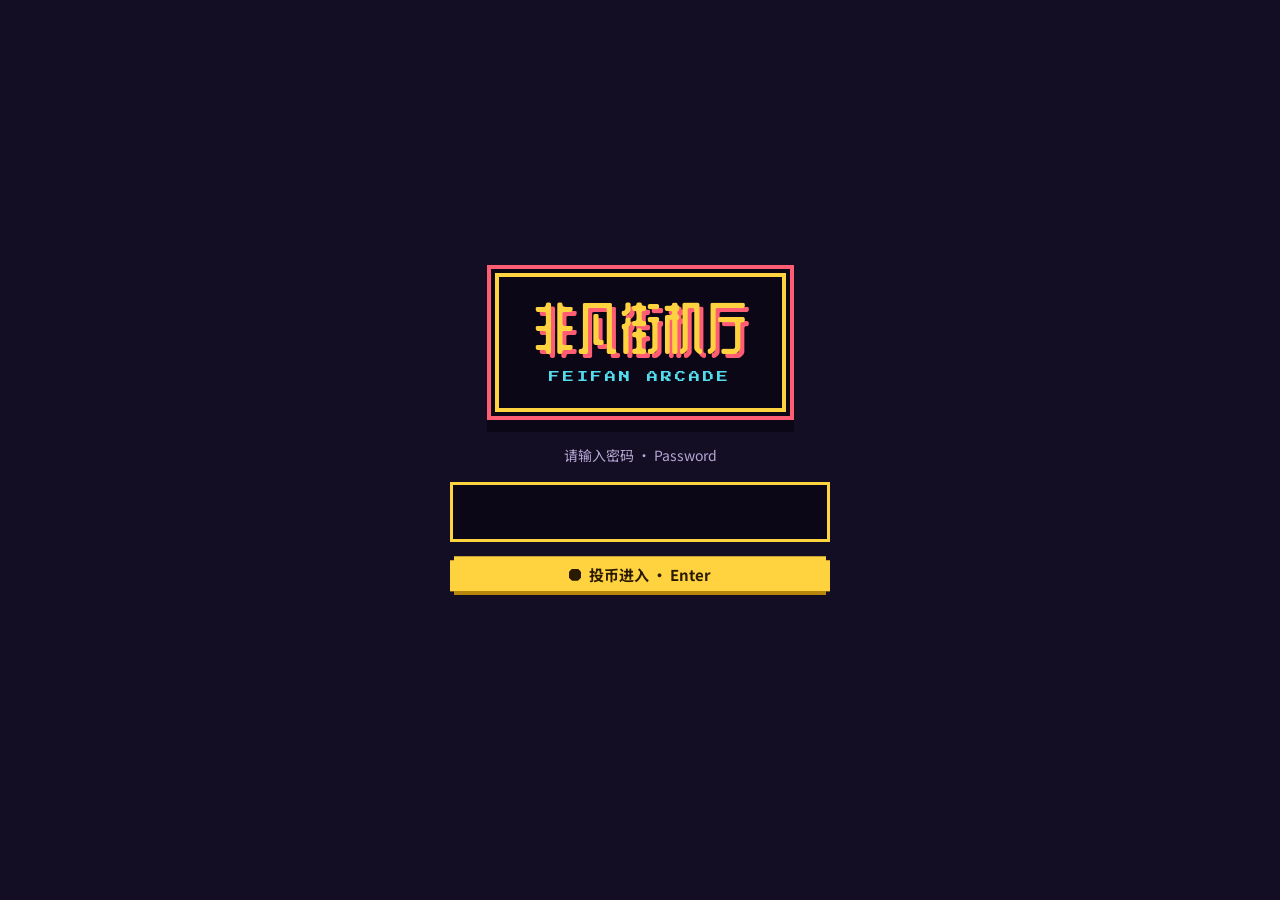
<file: index.html>
<!doctype html>
<html lang="zh-CN">
<head>
<meta charset="utf-8">
<meta name="viewport" content="width=device-width, initial-scale=1, viewport-fit=cover">
<title>非凡街机厅 · Feifan Arcade</title>
<meta name="description" content="Feifan 的游戏作品集">
<meta name="robots" content="noindex">
<meta name="theme-color" content="#140e24">
<link rel="icon" href="favicon.png">
<meta property="og:title" content="非凡街机厅 · Feifan Arcade">
<meta property="og:description" content="三款可以直接玩的像素游戏 · Three playable pixel-art games">
<meta property="og:image" content="og.png">
<link rel="preconnect" href="https://fonts.googleapis.com">
<link rel="preconnect" href="https://fonts.gstatic.com" crossorigin>
<link href="https://fonts.googleapis.com/css2?family=Press+Start+2P&family=Silkscreen&family=ZCOOL+QingKe+HuangYou&family=Noto+Sans+SC:wght@400;500;700&display=swap" rel="stylesheet">
<link rel="stylesheet" href="style.css">
</head>
<body class="gated">
<div class="gate" id="gate" hidden>
  <form class="gate-box" id="gate-form" autocomplete="off">
    <div class="marquee-sign">
      <h1 class="h-display">非凡街机厅</h1>
      <div class="sub">FEIFAN ARCADE</div>
    </div>
    <label class="gate-label" for="gate-pw">请输入密码 · Password</label>
    <input class="gate-input" id="gate-pw" type="password" autocomplete="current-password" required>
    <button class="btn" type="submit"><span class="coin-ico"></span>投币进入 · Enter</button>
    <p class="gate-err" id="gate-err" role="alert"></p>
  </form>
</div>
<header class="topbar">
  <a class="brand" href="#/" aria-label="Home">
    <span class="brand-coin" aria-hidden="true"></span>
    <span class="brand-zh" data-i18n="brand"></span>
    <span class="brand-en">FEIFAN ARCADE</span>
  </a>
  <nav class="topnav">
    <a href="#/" data-i18n="nav.games"></a>
    <button class="lang" id="lang" type="button" aria-label="Switch language"><span data-l="zh">中</span><span data-l="en">EN</span></button>
  </nav>
</header>

<main id="app"></main>

<footer class="foot">
  <span>© 2026 Feifan</span>
  <span class="foot-sep">·</span>
  <span data-i18n="foot"></span>
</footer>

<div class="modal" id="player" hidden>
  <div class="modal-back" data-close></div>
  <div class="player-wrap">
    <div class="player-bar">
      <span class="player-title" id="player-title"></span>
      <a class="player-ext" id="player-ext" target="_blank" rel="noopener" data-i18n="player.newtab"></a>
      <button class="player-x" type="button" data-close aria-label="Close">✕</button>
    </div>
    <div class="phone"><iframe id="player-frame" title="Game" allow="autoplay; fullscreen"></iframe></div>
    <p class="player-hint" data-i18n="player.hint"></p>
  </div>
</div>

<div class="modal" id="lightbox" hidden>
  <div class="modal-back" data-close></div>
  <figure class="lb-fig">
    <img id="lb-img" alt="">
    <figcaption id="lb-cap"></figcaption>
  </figure>
  <button class="lb-nav lb-prev" type="button" aria-label="Previous">◀</button>
  <button class="lb-nav lb-next" type="button" aria-label="Next">▶</button>
  <button class="player-x lb-x" type="button" data-close aria-label="Close">✕</button>
</div>

<script src="locked.js"></script>
<script src="gate.js"></script>
</body>
</html>
</file>
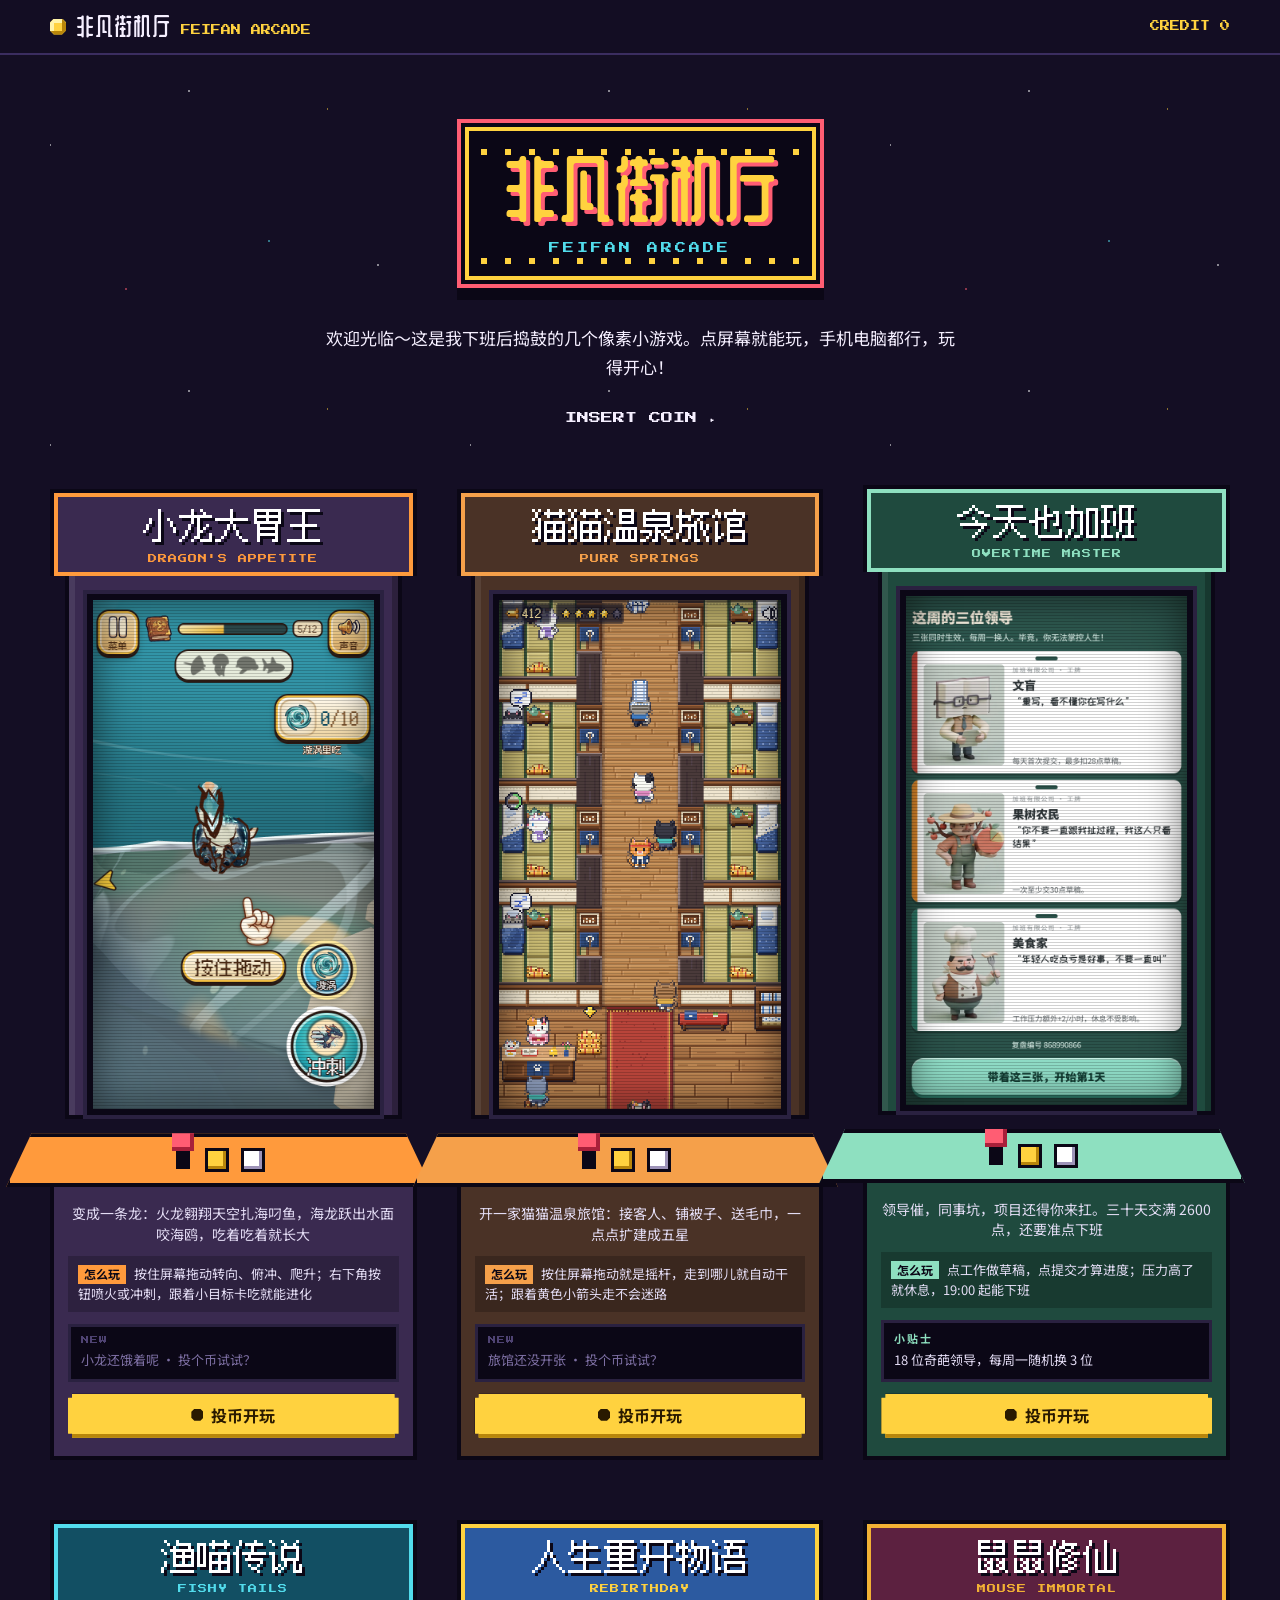
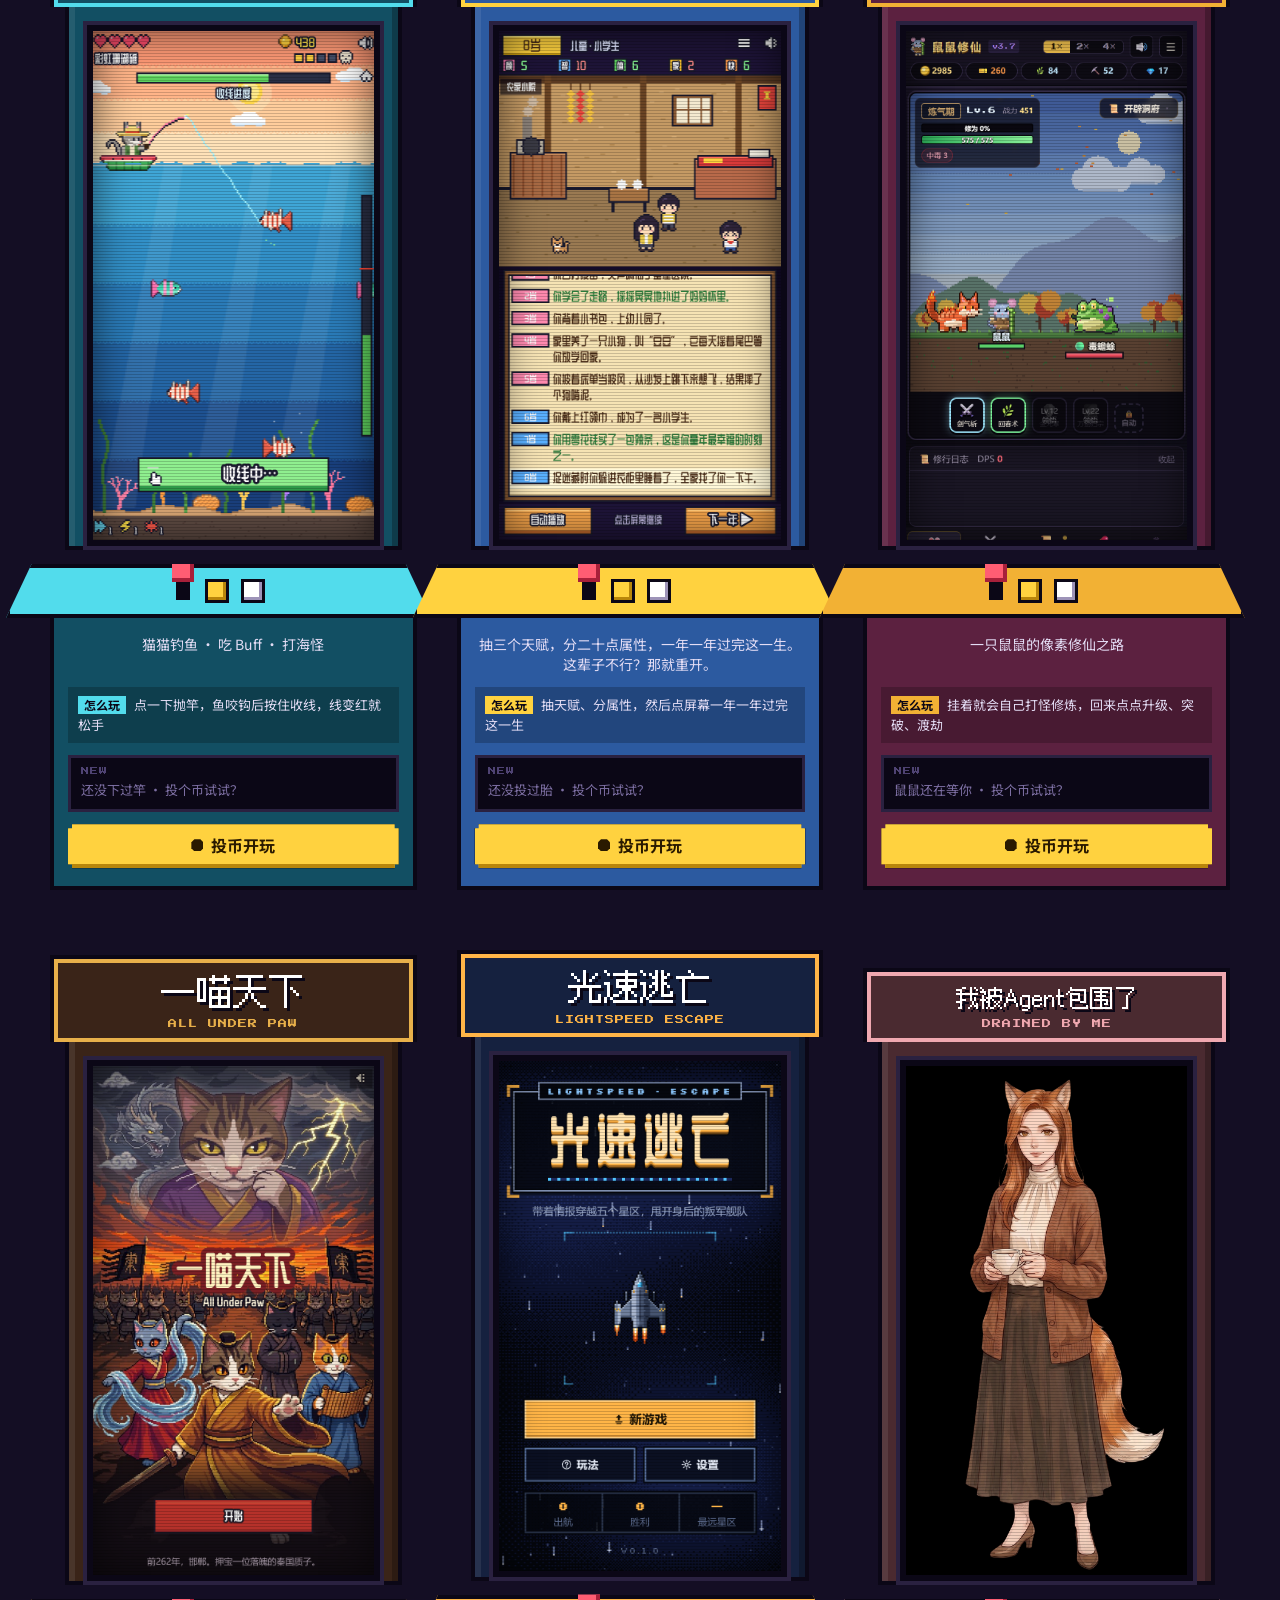
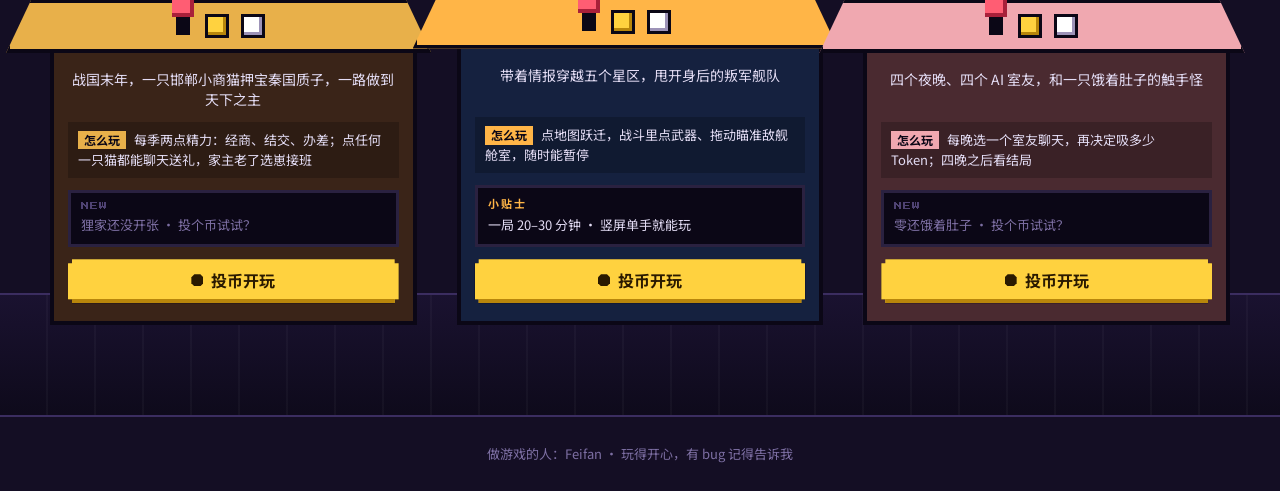
<file: play/index.html>
<!doctype html>
<html lang="zh-CN">
<head>
<meta charset="utf-8">
<meta name="viewport" content="width=device-width, initial-scale=1, viewport-fit=cover">
<title>非凡街机厅 · 来玩！</title>
<meta name="description" content="Feifan 下班后捣鼓的几个像素小游戏，点开就能玩。">
<meta name="theme-color" content="#140e24">
<meta name="robots" content="noindex">
<link rel="icon" href="../favicon.png">
<meta property="og:title" content="非凡街机厅 · 来玩！">
<meta property="og:description" content="下班后捣鼓的几个像素小游戏，点开就能玩～">
<meta property="og:image" content="../og.png">
<link rel="preconnect" href="https://fonts.googleapis.com">
<link rel="preconnect" href="https://fonts.gstatic.com" crossorigin>
<link href="https://fonts.googleapis.com/css2?family=Press+Start+2P&family=Silkscreen&family=ZCOOL+QingKe+HuangYou&family=Noto+Sans+SC:wght@400;500;700&display=swap" rel="stylesheet">
<link rel="stylesheet" href="../style.css">
<link rel="stylesheet" href="play.css">
</head>
<body class="friends">
<header class="topbar">
  <span class="brand">
    <span class="brand-coin" aria-hidden="true"></span>
    <span class="brand-zh">非凡街机厅</span>
    <span class="brand-en">FEIFAN ARCADE</span>
  </span>
  <span class="coins" id="coins" aria-live="polite"></span>
</header>

<main>
  <section class="hero">
    <div class="wrap">
      <div class="marquee-sign">
        <div class="bulbs"></div>
        <h1 class="h-display">非凡街机厅</h1>
        <div class="sub">FEIFAN ARCADE</div>
        <div class="bulbs"></div>
      </div>
      <p class="hero-intro" id="greet"></p>
      <div class="insert">INSERT COIN ▸</div>
    </div>
  </section>
  <section class="floor"><div class="wrap"><div class="cabinets" id="cabinets"></div></div></section>
</main>

<footer class="foot">做游戏的人：Feifan · 玩得开心，有 bug 记得告诉我</footer>

<div class="modal" id="player" hidden>
  <div class="modal-back" data-close></div>
  <div class="player-wrap">
    <div class="player-bar">
      <span class="player-title" id="player-title"></span>
      <a class="player-ext" id="player-ext" target="_blank" rel="noopener">新窗口打开 ↗</a>
      <button class="player-x" type="button" data-close aria-label="关闭">✕</button>
    </div>
    <div class="phone"><iframe id="player-frame" title="游戏" allow="autoplay; fullscreen"></iframe></div>
    <p class="player-hint">关掉窗口也没关系，存档会自动保存 · Esc 关闭</p>
  </div>
</div>

<script src="games.js"></script>
<script src="play.js"></script>
</body>
</html>
</file>
<file: style.css>
:root {
  --bg: #140e24;
  --bg-2: #1c1432;
  --bg-3: #261b42;
  --ink: #f5efff;
  --muted: #b3a6d3;
  --dim: #7d6fa3;
  --line: #3b2d60;
  --coin: #ffd23f;
  --coin-dk: #b8860b;
  --hot: #ff5d73;
  --cyan: #52dcec;
  --px: 4px;
  --zh-display: "ZCOOL QingKe HuangYou", "Noto Sans SC", sans-serif;
  --pixel: "Press Start 2P", "Silkscreen", monospace;
  --pixel-2: "Silkscreen", "Press Start 2P", monospace;
  --body: "Noto Sans SC", system-ui, -apple-system, "PingFang SC", "Microsoft YaHei", sans-serif;
  --wrap: 1180px;
  color-scheme: dark;
}

* { box-sizing: border-box; }
html { scroll-behavior: smooth; }
body {
  margin: 0;
  background: var(--bg);
  color: var(--ink);
  font-family: var(--body);
  font-size: 16px;
  line-height: 1.7;
  -webkit-font-smoothing: antialiased;
  min-height: 100vh;
  display: flex;
  flex-direction: column;
}
body.locked { overflow: hidden; }
img { max-width: 100%; display: block; }
a { color: inherit; }
button { font: inherit; color: inherit; cursor: pointer; }
.pixelated { image-rendering: pixelated; image-rendering: crisp-edges; }
[hidden] { display: none !important; }

/* language switching */
html[lang="zh-CN"] [data-l="en"]:not(.lang span),
html[lang="en"] [data-l="zh"]:not(.lang span) { display: none; }

/* ---------- top bar ---------- */
.topbar {
  position: sticky; top: 0; z-index: 20;
  display: flex; align-items: center; justify-content: space-between; gap: 16px;
  padding: 14px max(16px, calc((100vw - var(--wrap)) / 2));
  background: rgba(20, 14, 36, 0.92);
  backdrop-filter: blur(6px);
  border-bottom: 2px solid var(--line);
}
.brand { display: flex; align-items: baseline; gap: 10px; text-decoration: none; }
.brand-coin {
  width: 16px; height: 16px; align-self: center; flex: none;
  background: var(--coin);
  box-shadow: inset -4px -4px 0 var(--coin-dk), inset 4px 4px 0 #fff3a8;
  clip-path: polygon(25% 0, 75% 0, 100% 25%, 100% 75%, 75% 100%, 25% 100%, 0 75%, 0 25%);
}
.brand-zh { font-family: var(--zh-display); font-size: 24px; letter-spacing: 1px; line-height: 1; }
.brand-en { font-family: var(--pixel); font-size: 10px; color: var(--coin); }
html[lang="en"] .brand-zh { display: none; }
html[lang="en"] .brand-en { font-size: 13px; }
.topnav { display: flex; align-items: center; gap: 20px; }
.topnav a { text-decoration: none; color: var(--muted); font-size: 15px; }
.topnav a:hover, .topnav a.on { color: var(--ink); }
.lang {
  display: flex; padding: 0; border: 2px solid var(--line); background: var(--bg-2);
  font-family: var(--pixel-2); font-size: 13px;
}
.lang span { padding: 3px 9px; color: var(--dim); }
html[lang="zh-CN"] .lang [data-l="zh"],
html[lang="en"] .lang [data-l="en"] { background: var(--coin); color: #2a1a00; }

/* ---------- shared ---------- */
.wrap { width: min(var(--wrap), 100% - 32px); margin-inline: auto; }
.eyebrow { font-family: var(--pixel); font-size: 10px; letter-spacing: 1px; color: var(--coin); margin: 0 0 14px; text-transform: uppercase; }
.h-display { font-family: var(--zh-display); font-weight: 400; line-height: 1.15; margin: 0; }
html[lang="en"] .h-display { font-family: var(--pixel-2); letter-spacing: 0.5px; }
.btn {
  --b: var(--coin); --b-dk: var(--coin-dk); --t: #2a1a00;
  display: inline-flex; align-items: center; justify-content: center; gap: 8px;
  padding: 11px 18px 13px; border: 0; text-decoration: none; white-space: nowrap;
  background: var(--b); color: var(--t); font-weight: 700; font-size: 15px; line-height: 1;
  box-shadow: inset 0 -4px 0 var(--b-dk), 0 0 0 2px #0b0716;
  clip-path: polygon(0 4px, 4px 4px, 4px 0, calc(100% - 4px) 0, calc(100% - 4px) 4px, 100% 4px, 100% calc(100% - 4px), calc(100% - 4px) calc(100% - 4px), calc(100% - 4px) 100%, 4px 100%, 4px calc(100% - 4px), 0 calc(100% - 4px));
  transition: transform .08s;
}
.btn:hover { filter: brightness(1.08); }
.btn:active { transform: translateY(2px); box-shadow: inset 0 -2px 0 var(--b-dk), 0 0 0 2px #0b0716; }
.btn.ghost { --b: var(--bg-3); --b-dk: #150e27; --t: var(--ink); }
.btn .coin-ico { width: 12px; height: 12px; background: currentColor; clip-path: polygon(25% 0, 75% 0, 100% 25%, 100% 75%, 75% 100%, 25% 100%, 0 75%, 0 25%); }

/* ---------- hero ---------- */
.hero { position: relative; padding: 72px 0 40px; text-align: center; overflow: hidden; }
.hero::before {
  content: ""; position: absolute; inset: 0; z-index: -1; opacity: .5;
  background-image:
    radial-gradient(2px 2px at 12% 30%, #fff 50%, transparent 51%),
    radial-gradient(2px 2px at 78% 18%, #ffd23f 50%, transparent 51%),
    radial-gradient(2px 2px at 64% 62%, #52dcec 50%, transparent 51%),
    radial-gradient(2px 2px at 30% 78%, #ff5d73 50%, transparent 51%),
    radial-gradient(2px 2px at 90% 70%, #fff 50%, transparent 51%),
    radial-gradient(2px 2px at 45% 12%, #fff 50%, transparent 51%);
  background-size: 420px 300px;
}
.marquee-sign {
  display: inline-block; padding: 18px 34px 20px; margin-bottom: 24px;
  background: #0b0716; border: 4px solid var(--coin);
  box-shadow: 0 0 0 4px #0b0716, 0 0 0 8px var(--hot), 0 12px 0 8px #0b0716;
}
.marquee-sign .h-display { font-size: clamp(40px, 7vw, 72px); color: var(--coin); text-shadow: 4px 4px 0 var(--hot); }
html[lang="en"] .marquee-sign .h-display { font-size: clamp(28px, 5vw, 52px); }
.marquee-sign .sub { font-family: var(--pixel); font-size: 11px; color: var(--cyan); margin-top: 10px; letter-spacing: 3px; }
html[lang="en"] .marquee-sign .sub { display: none; }
.bulbs { display: flex; justify-content: space-between; margin: 0 -22px -8px; }
.bulbs i { width: 6px; height: 6px; background: var(--coin); animation: blink 1.2s steps(1) infinite; }
.bulbs i:nth-child(even) { animation-delay: .6s; }
@keyframes blink { 50% { background: #5a4410; } }
.hero-intro { max-width: 640px; margin: 20px auto 0; color: var(--muted); font-size: 17px; }
.hero-intro strong { color: var(--ink); font-weight: 500; }
.insert { margin-top: 26px; font-family: var(--pixel); font-size: 12px; color: var(--ink); animation: blink2 1s steps(1) infinite; }
@keyframes blink2 { 50% { opacity: 0; } }

/* ---------- cabinets ---------- */
.floor { padding: 36px 0 90px; position: relative; }
.floor::after {
  content: ""; position: absolute; left: 0; right: 0; bottom: 0; height: 120px; z-index: -1;
  background:
    repeating-linear-gradient(90deg, transparent 0 46px, rgba(255,255,255,.03) 46px 48px),
    linear-gradient(#1a1230, #0e0a1b);
  border-top: 2px solid var(--line);
}
.cabinets { display: grid; grid-template-columns: repeat(3, minmax(0, 1fr)); gap: 40px; align-items: end; }
.cab { --c1: #52dcec; --c2: #ff8a3d; --c3: #0f3a4a; display: flex; flex-direction: column; align-items: center; }
.cab-marquee {
  width: 100%; position: relative; z-index: 2;
  padding: 12px 10px 10px; text-align: center;
  background: var(--c3); border: 4px solid #0b0716; border-bottom: 0;
  box-shadow: inset 0 0 0 4px var(--c1);
}
.cab-marquee .t { font-family: var(--zh-display); font-size: 30px; line-height: 1.1; color: #fff; text-shadow: 3px 3px 0 #0b0716; display: block; }
.cab-marquee .e { font-family: var(--pixel); font-size: 9px; color: var(--c1); display: block; margin-top: 6px; letter-spacing: 1px; }
html[lang="en"] .cab-marquee .t { font-family: var(--pixel-2); font-size: 22px; }
html[lang="en"] .cab-marquee .e { display: none; }
.cab-body {
  width: 92%; background: var(--c3); padding: 18px 18px 0;
  border: 4px solid #0b0716; border-top: 0;
  box-shadow: inset 6px 0 0 rgba(255,255,255,.08), inset -6px 0 0 rgba(0,0,0,.25);
}
.cab-screen {
  position: relative; aspect-ratio: 9 / 16; overflow: hidden; background: #000;
  border: 6px solid #0b0716; outline: 4px solid #2a2140;
  cursor: pointer;
}
.cab-screen img {
  position: absolute; inset: 0; width: 100%; height: 100%; object-fit: cover; object-position: top;
  opacity: 0; transition: opacity .5s;
}
.cab-screen img.on { opacity: 1; }
.cab-screen::after {
  content: ""; position: absolute; inset: 0; pointer-events: none;
  background: repeating-linear-gradient(0deg, rgba(0,0,0,.18) 0 1px, transparent 1px 3px);
  box-shadow: inset 0 0 40px rgba(0,0,0,.6);
}
.cab-screen .play-overlay {
  position: absolute; inset: 0; z-index: 2; display: grid; place-items: center;
  background: rgba(10, 6, 20, .55); opacity: 0; transition: opacity .2s;
  font-family: var(--pixel); font-size: 12px; color: var(--coin); text-align: center; line-height: 2;
}
.cab-screen:hover .play-overlay, .cab-screen:focus-visible .play-overlay { opacity: 1; }
.cab-panel {
  width: 116%; margin-left: -8%; margin-top: 14px; height: 54px; position: relative;
  background: var(--c1); border: 4px solid #0b0716;
  clip-path: polygon(6% 0, 94% 0, 100% 100%, 0 100%);
  display: flex; align-items: center; justify-content: center; gap: 18px;
}
.cab-panel .stick { width: 14px; height: 26px; background: #0b0716; position: relative; top: -4px; }
.cab-panel .stick::before { content: ""; position: absolute; width: 22px; height: 22px; left: -4px; top: -14px; background: var(--hot); box-shadow: inset -4px -4px 0 #a8203a; }
.cab-panel .b { width: 18px; height: 18px; background: var(--coin); box-shadow: inset -3px -3px 0 var(--coin-dk), 0 0 0 3px #0b0716; }
.cab-panel .b + .b { background: #fff; box-shadow: inset -3px -3px 0 #9d93b8, 0 0 0 3px #0b0716; }
.cab-front {
  width: 100%; background: var(--c3); border: 4px solid #0b0716; border-top: 0;
  padding: 16px 14px 18px; display: flex; flex-direction: column; gap: 10px; align-items: stretch;
}
.cab-tag { text-align: center; font-size: 14px; color: #e4ddf5; min-height: 2.9em; line-height: 1.45; margin: 0; }
.cab-actions { display: flex; gap: 10px; }
.cab-actions .btn { flex: 1; font-size: 14px; padding-inline: 10px; }
.cab-slot { display: flex; justify-content: center; gap: 22px; padding-top: 6px; }
.cab-slot i { width: 30px; height: 36px; background: #0b0716; border: 3px solid #4a3d6b; position: relative; }
.cab-slot i::after { content: ""; position: absolute; left: 11px; top: 7px; width: 3px; height: 14px; background: var(--hot); }

/* ---------- about teaser / about ---------- */
.band { padding: 80px 0; border-top: 2px solid var(--line); }
.about-grid { display: grid; grid-template-columns: 300px 1fr; gap: 56px; align-items: start; }
.avatar {
  aspect-ratio: 1; background: var(--bg-3); border: 4px solid #0b0716; outline: 4px solid var(--line);
  display: grid; place-items: center; font-family: var(--zh-display); font-size: 110px; color: var(--coin);
  text-shadow: 6px 6px 0 var(--hot);
}
.about h2 { font-size: clamp(30px, 4vw, 44px); margin-bottom: 18px; }
.about p { color: var(--muted); margin: 0 0 14px; max-width: 680px; }
.about p strong { color: var(--ink); font-weight: 500; }
.skills { display: flex; flex-wrap: wrap; gap: 8px; margin: 22px 0 26px; padding: 0; list-style: none; }
.skills li { font-size: 14px; padding: 4px 12px; background: var(--bg-3); border: 2px solid var(--line); color: var(--ink); }
.contact { display: flex; flex-wrap: wrap; gap: 12px; }
.note-box { margin-top: 30px; padding: 16px 18px; border: 2px dashed var(--line); color: var(--muted); font-size: 14px; max-width: 680px; }
.note-box b { color: var(--ink); font-weight: 500; }

/* ---------- game detail ---------- */
.g-hero { position: relative; padding: 40px 0 36px; }
.back { display: inline-flex; gap: 8px; align-items: center; color: var(--muted); text-decoration: none; font-size: 14px; margin-bottom: 26px; }
.back:hover { color: var(--ink); }
.g-hero-grid { display: grid; grid-template-columns: minmax(0, 1.35fr) minmax(0, 1fr); gap: 48px; align-items: center; }
.g-cover { border: 4px solid #0b0716; outline: 4px solid var(--g1, var(--line)); background: #000; }
.g-cover img { width: 100%; }
.g-title { font-size: clamp(44px, 6vw, 72px); color: #fff; text-shadow: 4px 4px 0 var(--g2, var(--hot)); }
html[lang="en"] .g-title { font-size: clamp(30px, 4vw, 46px); }
.g-alt { font-family: var(--pixel); font-size: 11px; color: var(--g1, var(--cyan)); margin: 12px 0 0; }
html[lang="en"] .g-alt { display: none; }
.g-tagline { font-size: 19px; color: var(--ink); margin: 20px 0 8px; }
.g-genre { font-size: 14px; color: var(--dim); margin: 0 0 26px; }
.g-summary { color: var(--muted); margin: 0 0 26px; }
.g-cta { display: flex; gap: 12px; flex-wrap: wrap; }
.stats { display: grid; grid-template-columns: repeat(auto-fit, minmax(170px, 1fr)); gap: 2px; margin: 40px 0 0; background: var(--line); border: 2px solid var(--line); }
.stat { padding: 18px 20px; background: var(--bg); }
.stat b { display: block; font-family: var(--pixel); font-weight: 400; font-size: 22px; color: var(--g1, var(--coin)); line-height: 1.3; }
.stat span { font-size: 13px; color: var(--muted); }

.sec { padding: 64px 0 20px; }
.sec-head { display: flex; align-items: end; justify-content: space-between; gap: 20px; margin-bottom: 26px; }
.sec-head h2 { font-size: clamp(28px, 3.4vw, 38px); }
.sec-head p { margin: 0; color: var(--dim); font-size: 14px; max-width: 420px; text-align: right; }

.shots { display: flex; gap: 18px; overflow-x: auto; padding: 4px 4px 18px; scroll-snap-type: x mandatory; scrollbar-color: var(--line) transparent; }
.shots { --sh: 400px; }
.shot { flex: 0 0 auto; width: min(calc(var(--sh) * var(--ar, .5625)), 86vw); margin: 0; scroll-snap-align: start; cursor: zoom-in; }
.shot .frame { border: 4px solid #0b0716; outline: 3px solid var(--line); background: #000; }
.shot:hover .frame { outline-color: var(--g1, var(--coin)); }
.shot img { width: 100%; height: auto; }
.shot figcaption { font-size: 13px; color: var(--muted); margin-top: 10px; line-height: 1.5; }

.art-grid { display: grid; grid-template-columns: repeat(2, minmax(0, 1fr)); gap: 18px; }
.art-item { margin: 0; background: var(--bg-2); border: 2px solid var(--line); padding: 16px; cursor: zoom-in; display: flex; flex-direction: column; }
.art-item.wide { grid-column: 1 / -1; }
.art-item .frame { flex: 1; display: grid; place-items: center; background: #0e0a1b; padding: 12px; }
.art-item img { image-rendering: pixelated; width: auto; height: auto; max-width: 100%; max-height: 520px; }
.art-item figcaption { font-size: 13px; color: var(--muted); margin-top: 12px; }
.palette { display: flex; flex-wrap: wrap; margin-top: 22px; border: 2px solid #0b0716; }
.palette span { flex: 1 0 44px; height: 44px; position: relative; }
.palette span:hover::after { content: attr(title); position: absolute; bottom: 100%; left: 0; font-family: var(--pixel-2); font-size: 11px; background: #0b0716; padding: 2px 6px; white-space: nowrap; }

.two-col { display: grid; grid-template-columns: minmax(0, 1.6fr) minmax(0, 1fr); gap: 48px; align-items: start; }
.notes { display: grid; gap: 16px; }
.note { background: var(--bg-2); border: 2px solid var(--line); border-left: 6px solid var(--g1, var(--coin)); padding: 20px 22px; }
.note h3 { margin: 0 0 8px; font-size: 18px; font-weight: 700; }
.note p { margin: 0; color: var(--muted); font-size: 15px; }
.side-card { background: var(--bg-2); border: 2px solid var(--line); padding: 20px 22px; margin-bottom: 18px; }
.side-card h3 { font-family: var(--pixel); font-size: 10px; color: var(--coin); margin: 0 0 14px; font-weight: 400; }
.side-card p { margin: 0; color: var(--ink); font-size: 15px; }
.features { margin: 0; padding: 0; list-style: none; display: grid; gap: 8px; }
.features li { padding-left: 18px; position: relative; font-size: 15px; color: var(--muted); }
.features li::before { content: ""; position: absolute; left: 0; top: .7em; width: 8px; height: 8px; background: var(--g1, var(--coin)); }
.timeline { list-style: none; margin: 0; padding: 0; border-left: 2px solid var(--line); }
.timeline li { position: relative; padding: 0 0 14px 18px; font-size: 14px; color: var(--muted); }
.timeline li::before { content: ""; position: absolute; left: -6px; top: .55em; width: 10px; height: 10px; background: var(--g1, var(--coin)); }
.timeline time { display: block; font-family: var(--pixel-2); font-size: 12px; color: var(--dim); }

.next { margin-top: 70px; padding: 40px 0 80px; border-top: 2px solid var(--line); }
.next-grid { display: grid; grid-template-columns: repeat(2, minmax(0, 1fr)); gap: 18px; }
.next a { display: flex; gap: 16px; align-items: center; text-decoration: none; background: var(--bg-2); border: 2px solid var(--line); padding: 12px; }
.next a:hover { border-color: var(--coin); }
.next img { width: 132px; aspect-ratio: 16/9; object-fit: cover; border: 3px solid #0b0716; }
.next small { display: block; font-size: 12px; color: var(--dim); }
.next strong { font-family: var(--zh-display); font-size: 26px; font-weight: 400; }
html[lang="en"] .next strong { font-family: var(--pixel-2); font-size: 18px; }

/* ---------- modals ---------- */
.modal { position: fixed; inset: 0; z-index: 50; display: grid; place-items: center; }
.modal-back { position: absolute; inset: 0; background: rgba(8, 5, 16, .86); }
.player-wrap { position: relative; display: flex; flex-direction: column; align-items: center; gap: 12px; }
.player-bar { display: flex; align-items: center; gap: 14px; width: 100%; }
.player-title { font-family: var(--zh-display); font-size: 24px; flex: 1; }
html[lang="en"] .player-title { font-family: var(--pixel-2); font-size: 18px; }
.player-ext { font-size: 13px; color: var(--muted); }
.player-x { width: 36px; height: 36px; border: 2px solid var(--line); background: var(--bg-2); font-size: 16px; }
.player-x:hover { border-color: var(--coin); }
.phone {
  --h: min(86vh, 860px);
  height: var(--h); width: calc((var(--h) - 36px) * 0.5625 + 28px);
  padding: 14px 10px; background: #0b0716; border: 4px solid #3a2d5c; border-radius: 28px;
}
.phone iframe { width: 100%; height: 100%; border: 0; border-radius: 16px; background: #000; display: block; }
.player-hint { margin: 0; font-size: 12px; color: var(--dim); }
.lb-fig { position: relative; margin: 0; max-width: min(92vw, 1100px); max-height: 88vh; display: flex; flex-direction: column; align-items: center; }
.lb-fig img { max-height: 80vh; width: auto; border: 4px solid #0b0716; outline: 3px solid var(--line); image-rendering: pixelated; background: #0e0a1b; }
.lb-fig figcaption { margin-top: 12px; color: var(--muted); font-size: 14px; text-align: center; }
.lb-nav { position: absolute; top: 50%; transform: translateY(-50%); width: 44px; height: 60px; border: 2px solid var(--line); background: var(--bg-2); font-size: 16px; }
.lb-prev { left: 16px; } .lb-next { right: 16px; }
.lb-x { position: absolute; top: 16px; right: 16px; }

.foot { margin-top: auto; padding: 26px 16px; text-align: center; font-size: 13px; color: var(--dim); border-top: 2px solid var(--line); }
.foot-sep { margin: 0 8px; }

/* ---------- responsive ---------- */
@media (max-width: 980px) {
  .cabinets { grid-template-columns: none; grid-auto-flow: column; grid-auto-columns: min(300px, 78vw); overflow-x: auto; scroll-snap-type: x mandatory; padding: 10px 16px 20px; margin-inline: -16px; }
  .cab { scroll-snap-align: center; }
  .g-hero-grid, .two-col, .about-grid { grid-template-columns: minmax(0, 1fr); gap: 30px; }
  .about-grid .avatar { width: 180px; font-size: 70px; }
}
@media (max-width: 640px) {
  .topbar { padding-block: 10px; }
  .brand-en { display: none; }
  html[lang="en"] .brand-en { display: inline; }
  .topnav { gap: 14px; }
  .hero { padding-top: 44px; }
  .marquee-sign { padding: 14px 20px 16px; }
  .art-grid, .next-grid { grid-template-columns: minmax(0, 1fr); }
  .sec-head { flex-direction: column; align-items: start; }
  .sec-head p { text-align: left; }
  .shots { --sh: 58vh; }
  .lb-nav { display: none; }
}
@media (prefers-reduced-motion: reduce) {
  *, *::before, *::after { animation: none !important; transition: none !important; }
}

/* Press Start 2P has no CJK glyphs — Chinese labels fall back to the body face */
html[lang="zh-CN"] .side-card h3,
html[lang="zh-CN"] .eyebrow:not(.latin) { font-family: var(--body); font-size: 13px; font-weight: 700; letter-spacing: 2px; }

/* ---------- password gate ---------- */
body.gated > :not(.gate) { visibility: hidden; }
.gate { position: fixed; inset: 0; z-index: 100; display: grid; place-items: center; padding: 16px; background: var(--bg); }
.gate-box { display: flex; flex-direction: column; align-items: center; gap: 14px; width: min(380px, 100%); text-align: center; }
.gate-box .marquee-sign { margin-bottom: 18px; }
.gate-box .marquee-sign .h-display { font-size: clamp(36px, 9vw, 56px); color: var(--coin); text-shadow: 4px 4px 0 var(--hot); font-family: var(--zh-display); }
.gate-box .marquee-sign .sub { display: block; }
.gate-label { font-size: 14px; color: var(--muted); }
.gate-input {
  width: 100%; padding: 12px 14px; font: inherit; font-size: 18px; letter-spacing: 3px; text-align: center;
  color: var(--ink); background: #0b0716; border: 3px solid var(--line); outline: none;
}
.gate-input:focus { border-color: var(--coin); }
.gate-box .btn { width: 100%; }
.gate-box.busy .btn { opacity: .6; pointer-events: none; }
.gate-err { min-height: 1.4em; margin: 0; font-size: 13px; color: var(--hot); }
.gate-box.shake { animation: shake .35s; }
@keyframes shake { 20%, 60% { transform: translateX(-8px); } 40%, 80% { transform: translateX(8px); } }

/* ---------- game titles: Fusion Pixel 12px (OFL, subset to title glyphs — re-subset when adding a game) ---------- */
@font-face {
  font-family: "Fusion Pixel Title";
  src: url("fonts/fusion-pixel-title.woff2") format("woff2");
  font-display: swap;
}
:root { --title: "Fusion Pixel Title", var(--zh-display); }
.cab-marquee .t, html[lang="en"] .cab-marquee .t,
.g-title, html[lang="en"] .g-title,
.next strong, html[lang="en"] .next strong,
.player-title, html[lang="en"] .player-title {
  font-family: var(--title); font-weight: 400; letter-spacing: 0;
  -webkit-font-smoothing: none; font-smooth: never;
}
.cab-marquee .t { font-size: 36px; line-height: 1.1; }
.cab-marquee .t.long, html[lang="en"] .cab-marquee .t { font-size: 24px; }
.g-title { font-size: 72px; line-height: 1.05; }
html[lang="en"] .g-title { font-size: 48px; }
.next strong, html[lang="en"] .next strong { font-size: 24px; }
.player-title, html[lang="en"] .player-title { font-size: 24px; }
@media (max-width: 640px) { .g-title, html[lang="en"] .g-title { font-size: 48px; } }
</file>
<file: play/play.css>
/* Friends-and-family edition: just the arcade floor, mobile first. */
.friends .brand { cursor: default; }
.coins { font-family: var(--pixel); font-size: 10px; color: var(--coin); animation: blink2 1.4s steps(1) infinite; }

.friends .hero { padding-bottom: 20px; }
.friends .hero-intro { color: var(--ink); }

.friends .cab-front { gap: 12px; }
.friends .cab-front .btn { width: 100%; font-size: 16px; padding-block: 13px 15px; }
.howto { margin: 0; font-size: 13px; line-height: 1.55; color: #e4ddf5; background: rgba(0, 0, 0, .22); padding: 8px 10px; }
.howto b { display: inline-block; margin-right: 8px; padding: 0 6px; background: var(--c1); color: #0b0716; font-size: 12px; }

/* save-file "LED" readout */
.led {
  font-family: var(--body); font-size: 13px; line-height: 1.45; color: #7d6fa3;
  background: #0b0716; border: 3px solid #2a2140; padding: 8px 10px 9px; min-height: 3.6em;
}
.led span { display: block; font-family: var(--pixel); font-size: 8px; letter-spacing: 1px; color: #4f4373; margin-bottom: 4px; }
.led.has { color: var(--coin); }
.led.has span { color: var(--c1); font-family: var(--body); font-size: 11px; font-weight: 700; letter-spacing: 2px; }

@media (max-width: 980px) {
  .friends .cabinets {
    grid-auto-flow: row; grid-auto-columns: auto; grid-template-columns: minmax(0, 340px);
    justify-content: center; overflow: visible; margin: 0; padding: 0; gap: 56px;
  }
  .friends .cab-panel { width: 108%; margin-left: -4%; }
}
@media (max-width: 640px) {
  .friends .brand-en { display: none; }
}

.cab-marquee .t.long { font-size: 24px; }
.led.tip { color: #e4ddf5; }

/* landscape games (visual novel) get a widescreen window instead of the phone */
#player.wide .phone {
  height: auto; width: min(92vw, calc((86vh - 70px) * 1.6)); aspect-ratio: 16 / 10;
  border-radius: 14px; padding: 8px;
}
#player.wide .phone iframe { border-radius: 8px; }

@media (min-width: 981px) {
  .friends .cabinets { display: flex; flex-wrap: wrap; justify-content: center; gap: 60px 40px; }
  .friends .cab { width: calc((100% - 80px) / 3); }
}

/* trailer preview on the cabinet screen */
.cab-screen video.pv { position: absolute; inset: 0; width: 100%; height: 100%; object-fit: cover; opacity: 0; transition: opacity .4s; background: #000; }
.cab-screen video.pv.on { opacity: 1; }
</file>
